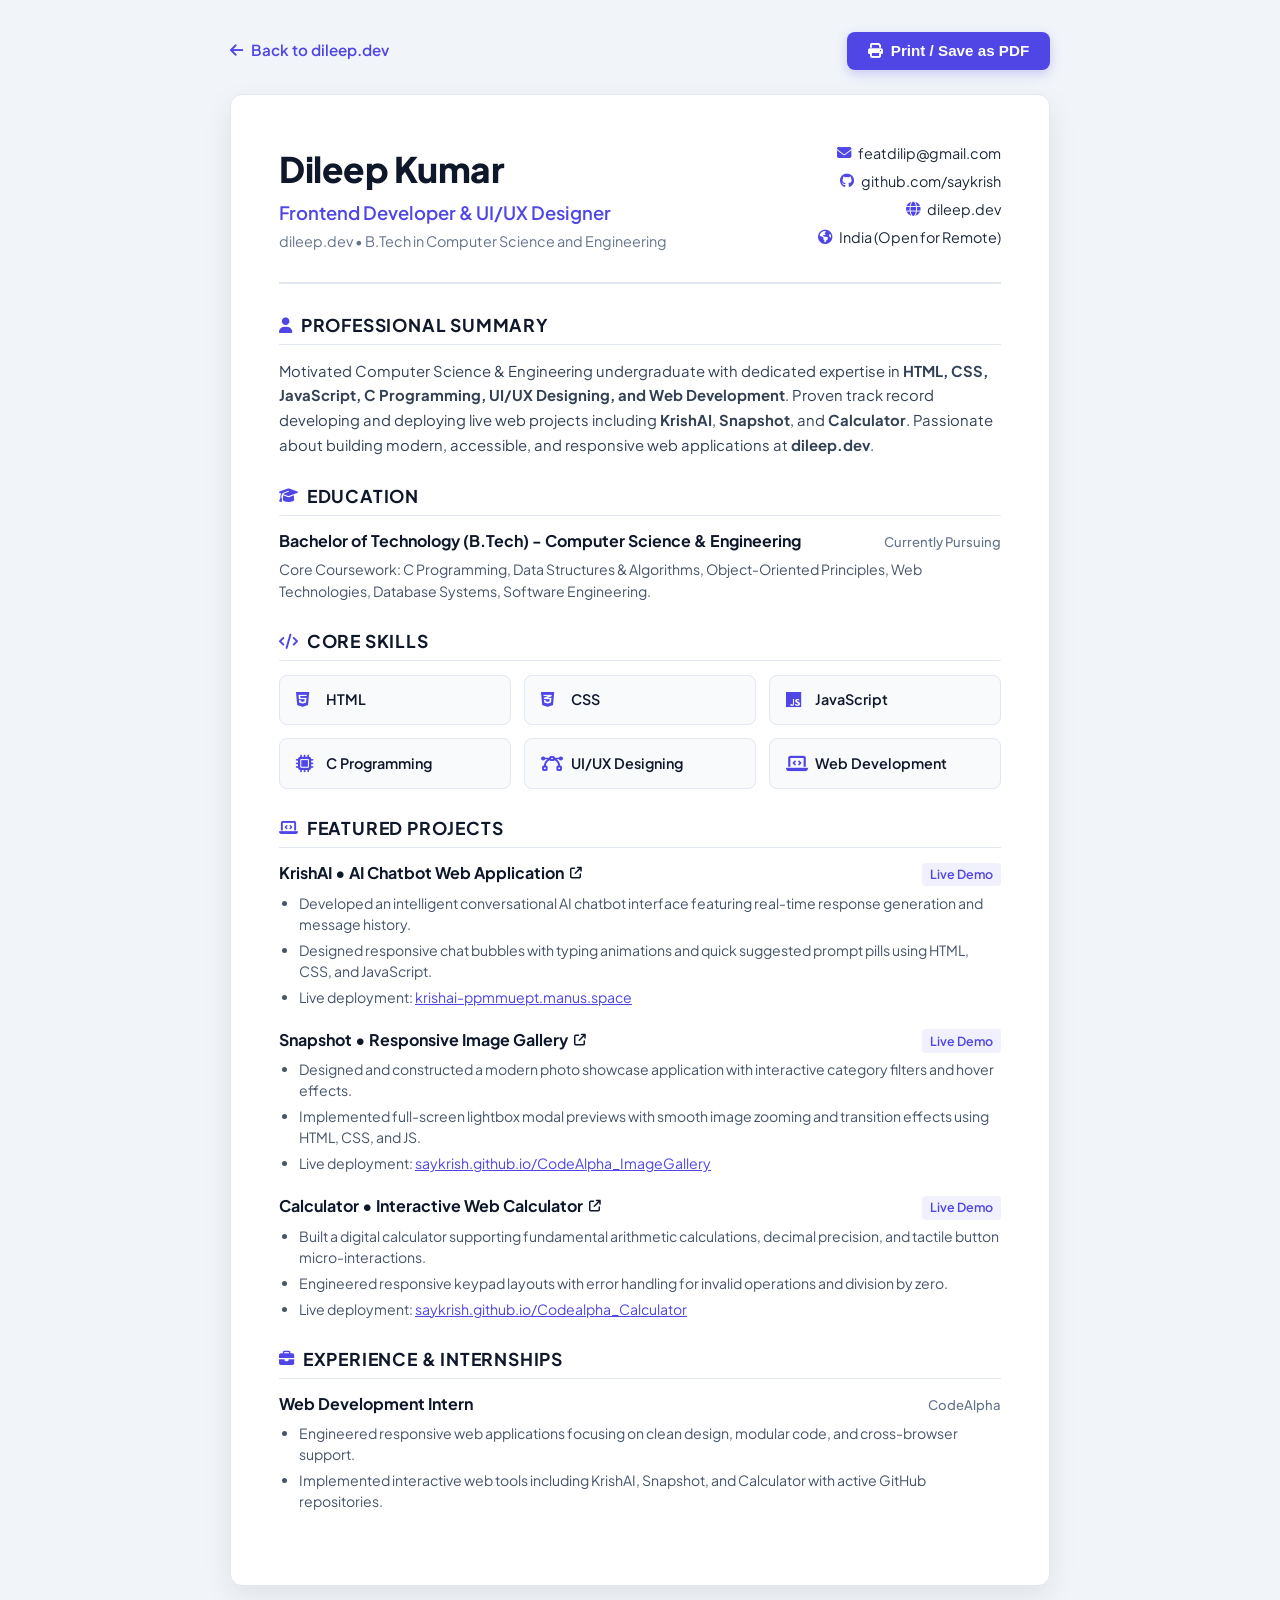
<file: resume.html>
<!DOCTYPE html>
<html lang="en">
<head>
    <meta charset="UTF-8">
    <meta name="viewport" content="width=device-width, initial-scale=1.0">
    <title>Resume - Dileep Kumar | dileep.dev</title>
    <!-- Google Fonts -->
    <link rel="preconnect" href="https://fonts.googleapis.com">
    <link rel="preconnect" href="https://fonts.gstatic.com" crossorigin>
    <link href="https://fonts.googleapis.com/css2?family=Plus+Jakarta+Sans:wght@300;400;500;600;700;800&family=Fira+Code:wght@400;500&display=swap" rel="stylesheet">
    <!-- Font Awesome -->
    <link rel="stylesheet" href="https://cdnjs.cloudflare.com/ajax/libs/font-awesome/6.5.1/css/all.min.css">
    
    <style>
        :root {
            --primary: #4f46e5;
            --primary-dark: #3730a3;
            --secondary: #0891b2;
            --text-dark: #1e293b;
            --text-muted: #64748b;
            --bg-light: #f8fafc;
            --border: #e2e8f0;
        }

        * {
            box-sizing: border-box;
            margin: 0;
            padding: 0;
        }

        body {
            font-family: 'Plus Jakarta Sans', sans-serif;
            color: var(--text-dark);
            background-color: #f1f5f9;
            padding: 2rem 1rem;
            line-height: 1.5;
        }

        .resume-action-bar {
            max-width: 820px;
            margin: 0 auto 1.5rem auto;
            display: flex;
            justify-content: space-between;
            align-items: center;
        }

        .back-link {
            color: var(--primary);
            text-decoration: none;
            font-weight: 600;
            display: inline-flex;
            align-items: center;
            gap: 0.5rem;
            font-size: 0.95rem;
        }

        .back-link:hover {
            text-decoration: underline;
        }

        .btn-print {
            background: var(--primary);
            color: #ffffff;
            border: none;
            padding: 0.65rem 1.3rem;
            border-radius: 8px;
            font-weight: 600;
            font-size: 0.95rem;
            display: inline-flex;
            align-items: center;
            gap: 0.5rem;
            cursor: pointer;
            box-shadow: 0 4px 12px rgba(79, 70, 229, 0.25);
            transition: all 0.2s ease;
        }

        .btn-print:hover {
            background: var(--primary-dark);
            transform: translateY(-2px);
        }

        .resume-page {
            max-width: 820px;
            margin: 0 auto;
            background: #ffffff;
            border-radius: 12px;
            box-shadow: 0 10px 30px rgba(0, 0, 0, 0.08);
            padding: 3rem;
            border: 1px solid var(--border);
        }

        /* Header */
        .resume-header {
            border-bottom: 2px solid var(--border);
            padding-bottom: 1.8rem;
            margin-bottom: 1.8rem;
            display: flex;
            justify-content: space-between;
            align-items: flex-start;
            flex-wrap: wrap;
            gap: 1.5rem;
        }

        .name-title h1 {
            font-size: 2.2rem;
            font-weight: 800;
            color: #0f172a;
            letter-spacing: -0.5px;
        }

        .name-title h2 {
            font-size: 1.15rem;
            font-weight: 600;
            color: var(--primary);
            margin-top: 0.2rem;
        }

        .name-title .sub-info {
            font-size: 0.9rem;
            color: var(--text-muted);
            margin-top: 0.3rem;
        }

        .contact-info {
            display: flex;
            flex-direction: column;
            gap: 0.4rem;
            font-size: 0.9rem;
            text-align: right;
        }

        .contact-info a, .contact-info span {
            color: var(--text-dark);
            text-decoration: none;
            display: inline-flex;
            align-items: center;
            justify-content: flex-end;
            gap: 0.45rem;
        }

        .contact-info a:hover {
            color: var(--primary);
            text-decoration: underline;
        }

        .contact-info i {
            color: var(--primary);
            width: 16px;
        }

        /* Sections */
        .section {
            margin-bottom: 1.6rem;
        }

        .section-heading {
            font-size: 1.1rem;
            font-weight: 700;
            color: #0f172a;
            text-transform: uppercase;
            letter-spacing: 0.8px;
            border-bottom: 1.5px solid var(--border);
            padding-bottom: 0.35rem;
            margin-bottom: 0.85rem;
            display: flex;
            align-items: center;
            gap: 0.5rem;
        }

        .section-heading i {
            color: var(--primary);
            font-size: 0.95rem;
        }

        .summary-text {
            color: #334155;
            font-size: 0.93rem;
            line-height: 1.65;
        }

        /* Education & Projects Items */
        .item {
            margin-bottom: 1.25rem;
        }

        .item-head {
            display: flex;
            justify-content: space-between;
            align-items: baseline;
            flex-wrap: wrap;
            gap: 0.4rem;
        }

        .item-title {
            font-size: 1rem;
            font-weight: 700;
            color: #0f172a;
        }

        .item-title a {
            color: #0f172a;
            text-decoration: none;
            display: inline-flex;
            align-items: center;
            gap: 0.35rem;
        }

        .item-title a:hover {
            color: var(--primary);
            text-decoration: underline;
        }

        .item-link-badge {
            font-size: 0.78rem;
            color: var(--primary);
            font-weight: 600;
            text-decoration: none;
            background: rgba(79, 70, 229, 0.08);
            padding: 0.15rem 0.5rem;
            border-radius: 4px;
        }

        .item-link-badge:hover {
            background: var(--primary);
            color: #ffffff;
        }

        .item-date {
            font-size: 0.82rem;
            color: var(--text-muted);
            font-weight: 500;
        }

        .item-desc {
            font-size: 0.88rem;
            color: #475569;
            margin-top: 0.35rem;
            line-height: 1.55;
        }

        .item-bullets {
            list-style: disc;
            margin-left: 1.25rem;
            margin-top: 0.4rem;
            font-size: 0.88rem;
            color: #475569;
        }

        .item-bullets li {
            margin-bottom: 0.3rem;
        }

        /* Core Skills Grid (Only the 6 requested skills) */
        .skills-grid-core {
            display: grid;
            grid-template-columns: repeat(3, 1fr);
            gap: 0.8rem;
        }

        .skill-box-core {
            background: var(--bg-light);
            border: 1px solid var(--border);
            border-radius: 8px;
            padding: 0.85rem 1rem;
            display: flex;
            align-items: center;
            gap: 0.6rem;
            font-weight: 600;
            font-size: 0.9rem;
            color: #0f172a;
        }

        .skill-box-core i {
            color: var(--primary);
            font-size: 1.1rem;
            width: 20px;
        }

        /* Print Media Styles */
        @media print {
            body {
                background: #ffffff;
                padding: 0;
            }

            .resume-action-bar {
                display: none;
            }

            .resume-page {
                box-shadow: none;
                border: none;
                padding: 0;
                max-width: 100%;
            }
        }

        @media (max-width: 650px) {
            .resume-page {
                padding: 1.5rem;
            }

            .resume-header {
                flex-direction: column;
                align-items: flex-start;
            }

            .contact-info {
                text-align: left;
            }

            .contact-info a, .contact-info span {
                justify-content: flex-start;
            }

            .skills-grid-core {
                grid-template-columns: 1fr;
            }
        }
    </style>
</head>
<body>

    <div class="resume-action-bar">
        <a href="../index.html" class="back-link">
            <i class="fa-solid fa-arrow-left"></i> Back to dileep.dev
        </a>
        <button class="btn-print" onclick="window.print()">
            <i class="fa-solid fa-print"></i> Print / Save as PDF
        </button>
    </div>

    <div class="resume-page">
        <!-- HEADER -->
        <header class="resume-header">
            <div class="name-title">
                <h1>Dileep Kumar</h1>
                <h2>Frontend Developer &amp; UI/UX Designer</h2>
                <div class="sub-info">dileep.dev &bull; B.Tech in Computer Science and Engineering</div>
            </div>
            <div class="contact-info">
                <a href="mailto:featdilip@gmail.com"><i class="fa-solid fa-envelope"></i> featdilip@gmail.com</a>
                <a href="https://github.com/saykrish" target="_blank" rel="noopener noreferrer"><i class="fa-brands fa-github"></i> github.com/saykrish</a>
                <a href="../index.html"><i class="fa-solid fa-globe"></i> dileep.dev</a>
                <span><i class="fa-solid fa-earth-americas"></i> India (Open for Remote)</span>
            </div>
        </header>

        <!-- PROFESSIONAL SUMMARY -->
        <section class="section">
            <h3 class="section-heading"><i class="fa-solid fa-user"></i> Professional Summary</h3>
            <p class="summary-text">
                Motivated Computer Science &amp; Engineering undergraduate with dedicated expertise in 
                <strong>HTML, CSS, JavaScript, C Programming, UI/UX Designing, and Web Development</strong>. 
                Proven track record developing and deploying live web projects including <strong>KrishAI</strong>, 
                <strong>Snapshot</strong>, and <strong>Calculator</strong>. Passionate about building modern, accessible, 
                and responsive web applications at <strong>dileep.dev</strong>.
            </p>
        </section>

        <!-- EDUCATION -->
        <section class="section">
            <h3 class="section-heading"><i class="fa-solid fa-graduation-cap"></i> Education</h3>
            <div class="item">
                <div class="item-head">
                    <span class="item-title">Bachelor of Technology (B.Tech) - Computer Science &amp; Engineering</span>
                    <span class="item-date">Currently Pursuing</span>
                </div>
                <div class="item-desc">
                    Core Coursework: C Programming, Data Structures &amp; Algorithms, Object-Oriented Principles, Web Technologies, Database Systems, Software Engineering.
                </div>
            </div>
        </section>

        <!-- TECHNICAL SKILLS (Strictly the 6 specified skills) -->
        <section class="section">
            <h3 class="section-heading"><i class="fa-solid fa-code"></i> Core Skills</h3>
            <div class="skills-grid-core">
                <div class="skill-box-core">
                    <i class="fa-brands fa-html5"></i>
                    <span>HTML</span>
                </div>
                <div class="skill-box-core">
                    <i class="fa-brands fa-css3-alt"></i>
                    <span>CSS</span>
                </div>
                <div class="skill-box-core">
                    <i class="fa-brands fa-js"></i>
                    <span>JavaScript</span>
                </div>
                <div class="skill-box-core">
                    <i class="fa-solid fa-microchip"></i>
                    <span>C Programming</span>
                </div>
                <div class="skill-box-core">
                    <i class="fa-solid fa-bezier-curve"></i>
                    <span>UI/UX Designing</span>
                </div>
                <div class="skill-box-core">
                    <i class="fa-solid fa-laptop-code"></i>
                    <span>Web Development</span>
                </div>
            </div>
        </section>

        <!-- PROJECTS (Strictly KrishAI, Snapshot, Calculator with Live Clickable Links) -->
        <section class="section">
            <h3 class="section-heading"><i class="fa-solid fa-laptop-code"></i> Featured Projects</h3>

            <!-- 1. KrishAI -->
            <div class="item">
                <div class="item-head">
                    <span class="item-title">
                        <a href="https://krishai-ppmmuept.manus.space/" target="_blank" rel="noopener noreferrer">
                            KrishAI &bull; AI Chatbot Web Application <i class="fa-solid fa-arrow-up-right-from-square" style="font-size:0.75rem;"></i>
                        </a>
                    </span>
                    <a href="https://krishai-ppmmuept.manus.space/" target="_blank" rel="noopener noreferrer" class="item-link-badge">
                        Live Demo
                    </a>
                </div>
                <ul class="item-bullets">
                    <li>Developed an intelligent conversational AI chatbot interface featuring real-time response generation and message history.</li>
                    <li>Designed responsive chat bubbles with typing animations and quick suggested prompt pills using HTML, CSS, and JavaScript.</li>
                    <li>Live deployment: <a href="https://krishai-ppmmuept.manus.space/" target="_blank" rel="noopener noreferrer" style="color:var(--primary);">krishai-ppmmuept.manus.space</a></li>
                </ul>
            </div>

            <!-- 2. Snapshot -->
            <div class="item">
                <div class="item-head">
                    <span class="item-title">
                        <a href="https://saykrish.github.io/CodeAlpha_ImageGallery/" target="_blank" rel="noopener noreferrer">
                            Snapshot &bull; Responsive Image Gallery <i class="fa-solid fa-arrow-up-right-from-square" style="font-size:0.75rem;"></i>
                        </a>
                    </span>
                    <a href="https://saykrish.github.io/CodeAlpha_ImageGallery/" target="_blank" rel="noopener noreferrer" class="item-link-badge">
                        Live Demo
                    </a>
                </div>
                <ul class="item-bullets">
                    <li>Designed and constructed a modern photo showcase application with interactive category filters and hover effects.</li>
                    <li>Implemented full-screen lightbox modal previews with smooth image zooming and transition effects using HTML, CSS, and JS.</li>
                    <li>Live deployment: <a href="https://saykrish.github.io/CodeAlpha_ImageGallery/" target="_blank" rel="noopener noreferrer" style="color:var(--primary);">saykrish.github.io/CodeAlpha_ImageGallery</a></li>
                </ul>
            </div>

            <!-- 3. Calculator -->
            <div class="item">
                <div class="item-head">
                    <span class="item-title">
                        <a href="https://saykrish.github.io/Codealpha_Calculator/" target="_blank" rel="noopener noreferrer">
                            Calculator &bull; Interactive Web Calculator <i class="fa-solid fa-arrow-up-right-from-square" style="font-size:0.75rem;"></i>
                        </a>
                    </span>
                    <a href="https://saykrish.github.io/Codealpha_Calculator/" target="_blank" rel="noopener noreferrer" class="item-link-badge">
                        Live Demo
                    </a>
                </div>
                <ul class="item-bullets">
                    <li>Built a digital calculator supporting fundamental arithmetic calculations, decimal precision, and tactile button micro-interactions.</li>
                    <li>Engineered responsive keypad layouts with error handling for invalid operations and division by zero.</li>
                    <li>Live deployment: <a href="https://saykrish.github.io/Codealpha_Calculator/" target="_blank" rel="noopener noreferrer" style="color:var(--primary);">saykrish.github.io/Codealpha_Calculator</a></li>
                </ul>
            </div>
        </section>

        <!-- INTERNSHIP & PRACTICAL EXPERIENCE -->
        <section class="section">
            <h3 class="section-heading"><i class="fa-solid fa-briefcase"></i> Experience &amp; Internships</h3>
            <div class="item">
                <div class="item-head">
                    <span class="item-title">Web Development Intern</span>
                    <span class="item-date">CodeAlpha</span>
                </div>
                <ul class="item-bullets">
                    <li>Engineered responsive web applications focusing on clean design, modular code, and cross-browser support.</li>
                    <li>Implemented interactive web tools including KrishAI, Snapshot, and Calculator with active GitHub repositories.</li>
                </ul>
            </div>
        </section>
    </div>

</body>
</html>
</file>
